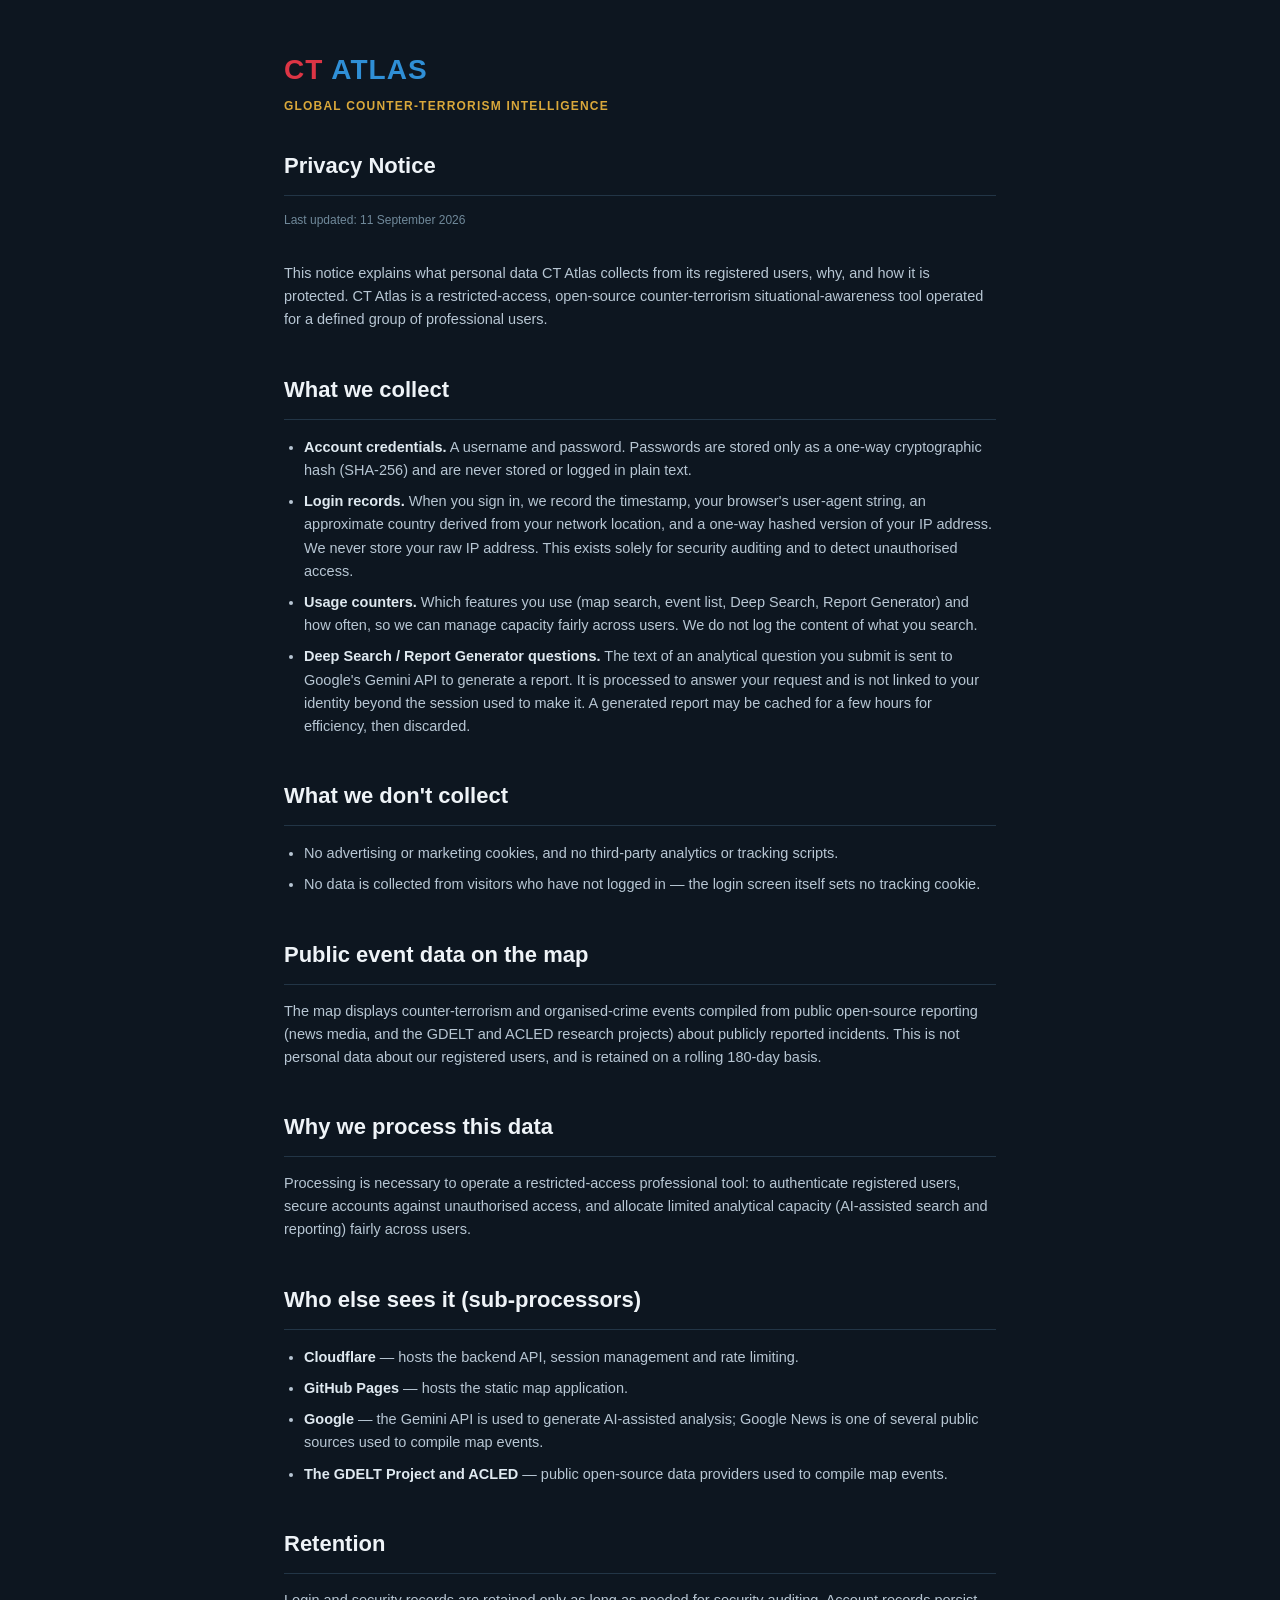
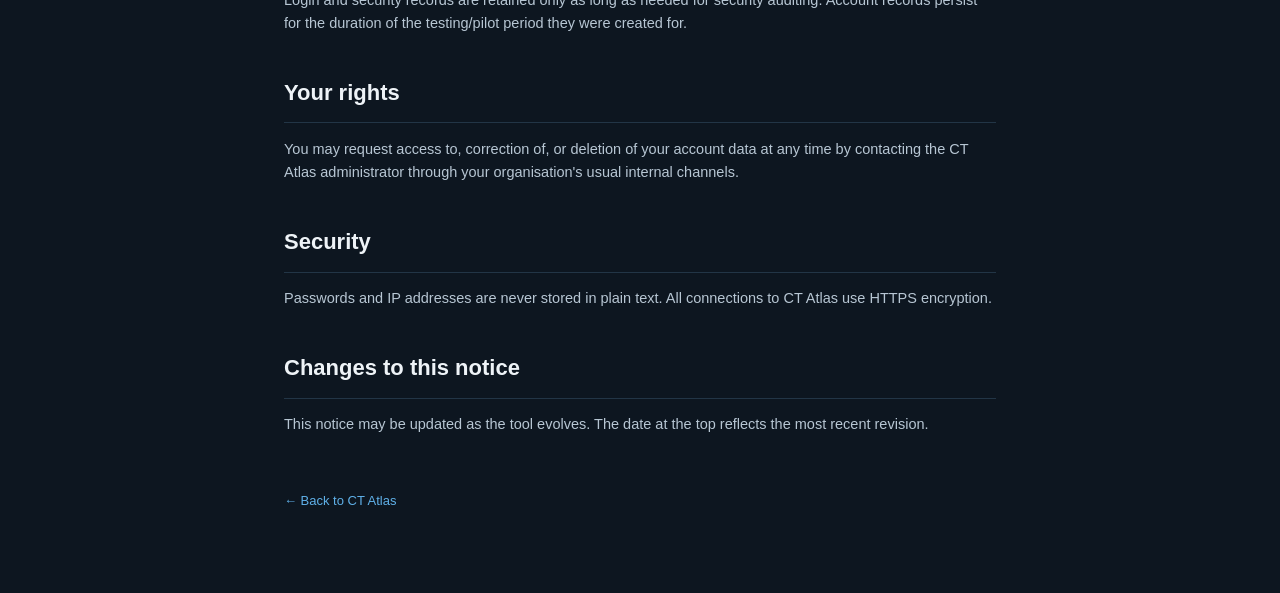
<file: privacy.html>
<!DOCTYPE html>
<html lang="en">
<head>
<meta name="robots" content="noindex, nofollow">
<meta charset="UTF-8">
<meta name="viewport" content="width=device-width, initial-scale=1">
<title>CT ATLAS — Privacy Notice</title>
<link rel="icon" href="CT-ATLAS.png">
<style>
  * { box-sizing: border-box; }
  body {
    margin: 0;
    background: #0d1620;
    color: #c9d6e0;
    font-family: -apple-system, BlinkMacSystemFont, "Segoe UI", Roboto, Arial, sans-serif;
    line-height: 1.6;
  }
  .wrap {
    max-width: 760px;
    margin: 0 auto;
    padding: 48px 24px 80px;
  }
  .brand {
    display: flex;
    align-items: baseline;
    gap: 8px;
    margin-bottom: 4px;
  }
  .brand .ct { color: #dc3545; font-weight: 800; font-size: 28px; letter-spacing: 1px; }
  .brand .atlas { color: #2f8fd6; font-weight: 800; font-size: 28px; letter-spacing: 1px; }
  .subtitle {
    color: #d9a83b;
    font-size: 12px;
    font-weight: 700;
    letter-spacing: 1.2px;
    text-transform: uppercase;
    margin-bottom: 32px;
  }
  h1 {
    font-size: 22px;
    color: #eef3f7;
    border-bottom: 1px solid #223546;
    padding-bottom: 12px;
    margin-top: 40px;
  }
  h1:first-of-type { margin-top: 0; }
  p, li { color: #b7c6d3; font-size: 14.5px; }
  ul { padding-left: 20px; }
  li { margin-bottom: 8px; }
  strong { color: #dfe9f0; }
  .updated { color: #70899a; font-size: 12px; margin-bottom: 32px; }
  a { color: #5fb0e8; }
  .back { display: inline-block; margin-top: 40px; color: #5fb0e8; text-decoration: none; font-size: 13px; }
  .back:hover { text-decoration: underline; }
</style>
</head>
<body>
<div class="wrap">
  <div class="brand"><span class="ct">CT</span><span class="atlas">ATLAS</span></div>
  <div class="subtitle">Global Counter-Terrorism Intelligence</div>

  <h1 style="margin-top:0;border-top:none;padding-top:0">Privacy Notice</h1>
  <p class="updated">Last updated: 11 September 2026</p>

  <p>This notice explains what personal data CT Atlas collects from its
  registered users, why, and how it is protected. CT Atlas is a
  restricted-access, open-source counter-terrorism situational-awareness
  tool operated for a defined group of professional users.</p>

  <h1>What we collect</h1>
  <ul>
    <li><strong>Account credentials.</strong> A username and password.
    Passwords are stored only as a one-way cryptographic hash (SHA-256) and
    are never stored or logged in plain text.</li>
    <li><strong>Login records.</strong> When you sign in, we record the
    timestamp, your browser's user-agent string, an approximate country
    derived from your network location, and a one-way hashed version of your
    IP address. We never store your raw IP address. This exists solely for
    security auditing and to detect unauthorised access.</li>
    <li><strong>Usage counters.</strong> Which features you use (map search,
    event list, Deep Search, Report Generator) and how often, so we can
    manage capacity fairly across users. We do not log the content of what
    you search.</li>
    <li><strong>Deep Search / Report Generator questions.</strong> The text
    of an analytical question you submit is sent to Google's Gemini API to
    generate a report. It is processed to answer your request and is not
    linked to your identity beyond the session used to make it. A generated
    report may be cached for a few hours for efficiency, then discarded.</li>
  </ul>

  <h1>What we don't collect</h1>
  <ul>
    <li>No advertising or marketing cookies, and no third-party analytics or
    tracking scripts.</li>
    <li>No data is collected from visitors who have not logged in — the
    login screen itself sets no tracking cookie.</li>
  </ul>

  <h1>Public event data on the map</h1>
  <p>The map displays counter-terrorism and organised-crime events compiled
  from public open-source reporting (news media, and the GDELT and ACLED
  research projects) about publicly reported incidents. This is not personal
  data about our registered users, and is retained on a rolling 180-day
  basis.</p>

  <h1>Why we process this data</h1>
  <p>Processing is necessary to operate a restricted-access professional
  tool: to authenticate registered users, secure accounts against
  unauthorised access, and allocate limited analytical capacity (AI-assisted
  search and reporting) fairly across users.</p>

  <h1>Who else sees it (sub-processors)</h1>
  <ul>
    <li><strong>Cloudflare</strong> — hosts the backend API, session
    management and rate limiting.</li>
    <li><strong>GitHub Pages</strong> — hosts the static map application.</li>
    <li><strong>Google</strong> — the Gemini API is used to generate
    AI-assisted analysis; Google News is one of several public sources used
    to compile map events.</li>
    <li><strong>The GDELT Project and ACLED</strong> — public open-source
    data providers used to compile map events.</li>
  </ul>

  <h1>Retention</h1>
  <p>Login and security records are retained only as long as needed for
  security auditing. Account records persist for the duration of the
  testing/pilot period they were created for.</p>

  <h1>Your rights</h1>
  <p>You may request access to, correction of, or deletion of your account
  data at any time by contacting the CT Atlas administrator through your
  organisation's usual internal channels.</p>

  <h1>Security</h1>
  <p>Passwords and IP addresses are never stored in plain text. All
  connections to CT Atlas use HTTPS encryption.</p>

  <h1>Changes to this notice</h1>
  <p>This notice may be updated as the tool evolves. The date at the top
  reflects the most recent revision.</p>

  <a class="back" href="index.html">&larr; Back to CT Atlas</a>
</div>
</body>
</html>
</file>
